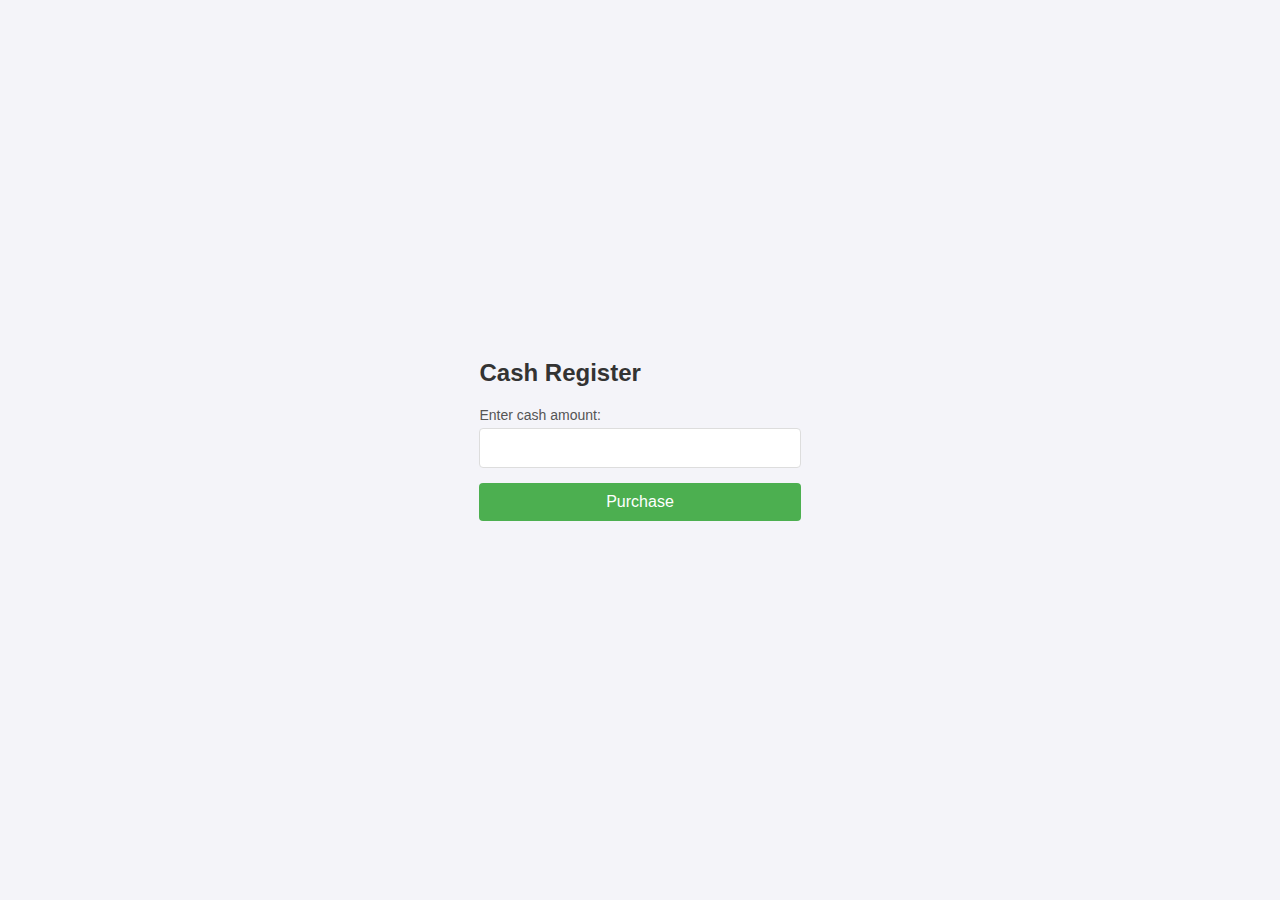
<file: Cash Register/index.html>
<!-- index.html -->
<!DOCTYPE html>
<html lang="en">
<head>
    <meta charset="UTF-8">
    <meta name="viewport" content="width=device-width, initial-scale=1.0">
    <title>Cash Register</title>
    <link rel="stylesheet" href="styles.css">
</head>
<body>
    <div>
        <h1>Cash Register</h1>
        <label for="cash">Enter cash amount: </label>
        <input type="number" id="cash" step="0.01" min="0">
        <button id="purchase-btn">Purchase</button>
        <p id="change-due"></p>
    </div>
    <script src="script.js"></script>
</body>
</html>
</file>
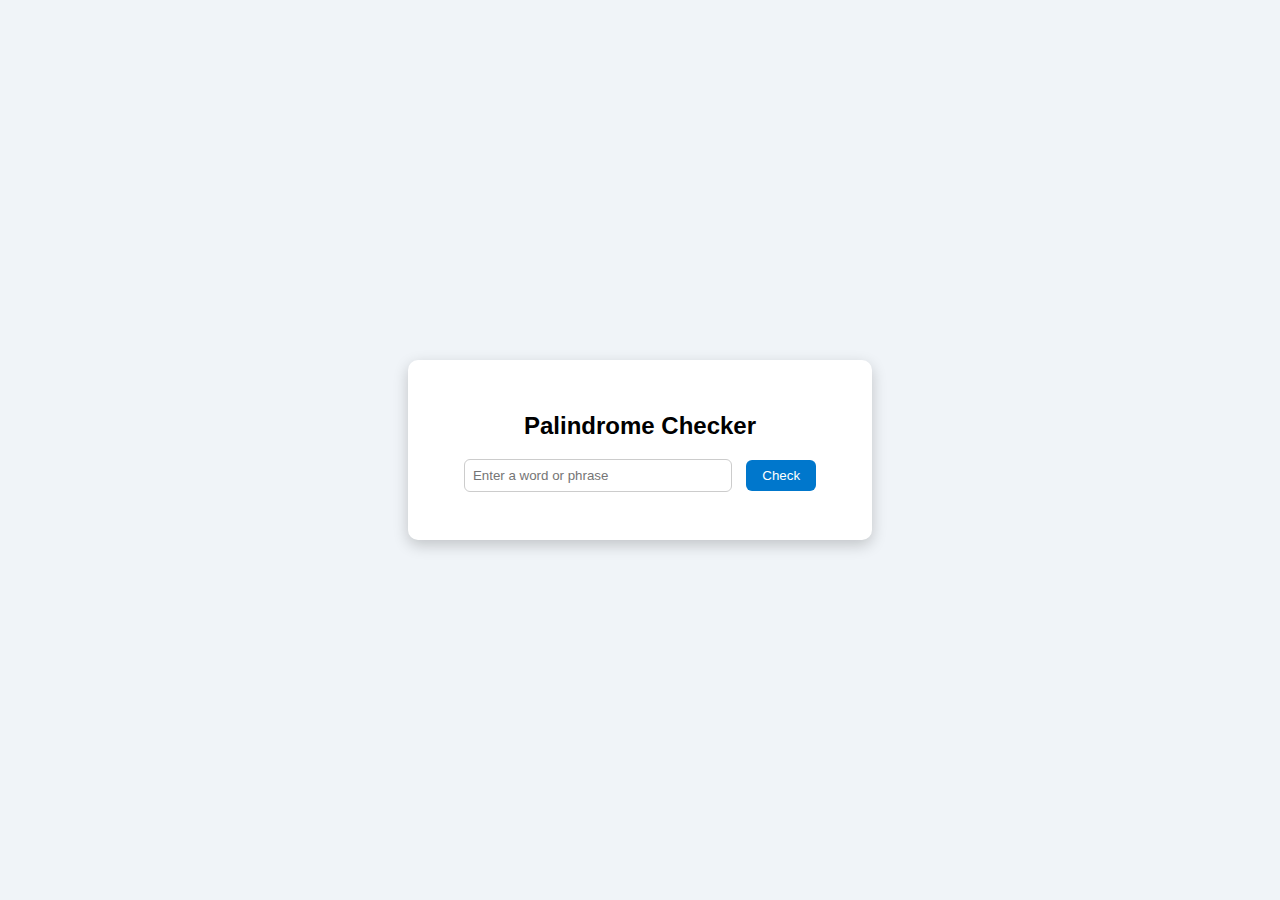
<file: Palindrome Checker/index.html>
<!DOCTYPE html>
<html lang="en">
<head>
  <meta charset="UTF-8" />
  <meta name="viewport" content="width=device-width, initial-scale=1.0"/>
  <title>Palindrome Checker</title>
  <link rel="stylesheet" href="styles.css" />
</head>
<body>
  <div class="container">
    <h2>Palindrome Checker</h2>
    <input id="text-input" type="text" placeholder="Enter a word or phrase" />
    <button id="check-btn">Check</button>
    <p id="result"></p>
  </div>
  
  <script src="script.js"></script>
</body>
</html>
</file>
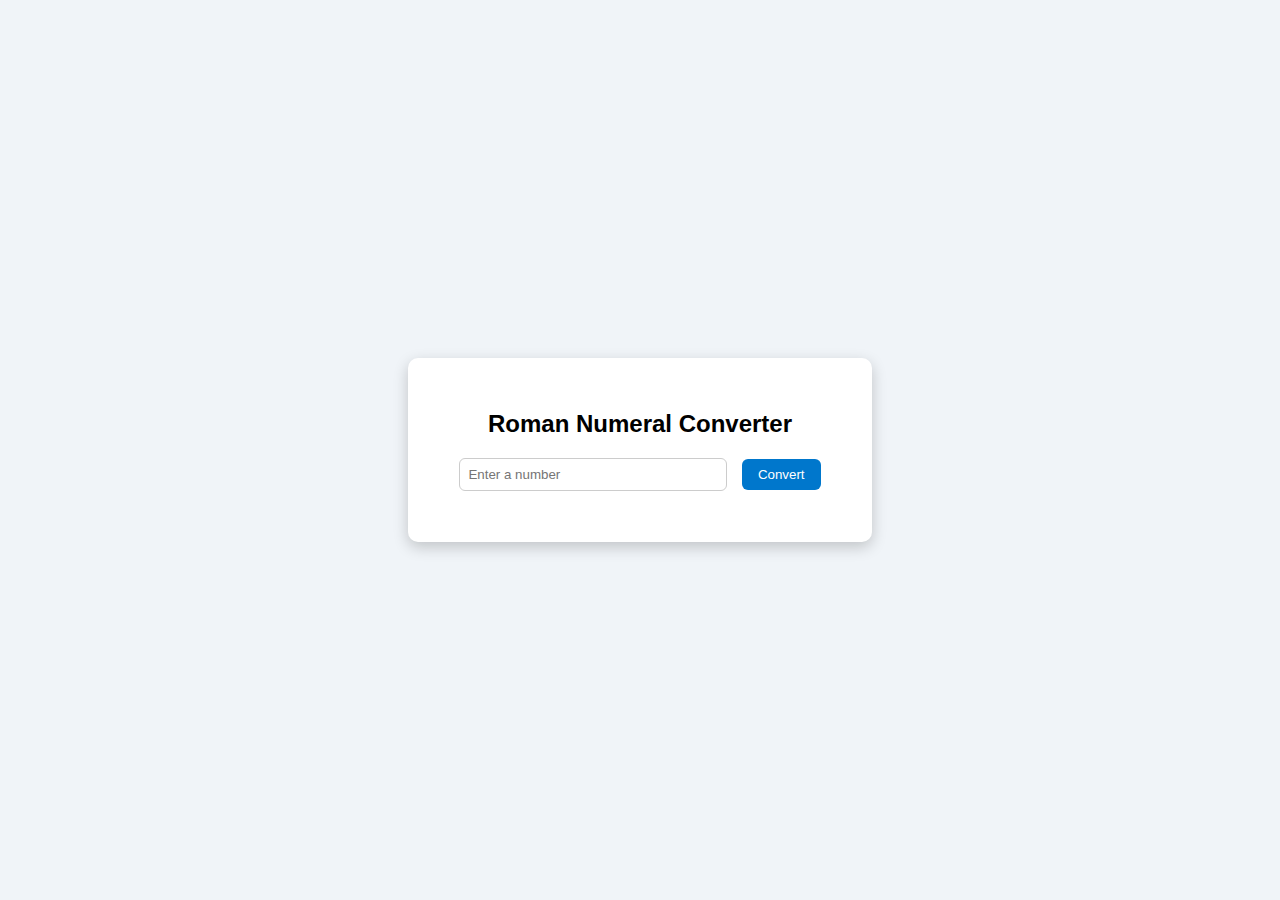
<file: Roman numeral converter/index.html>
<!DOCTYPE html>
<html lang="en">
<head>
  <meta charset="UTF-8">
  <meta name="viewport" content="width=device-width, initial-scale=1">
  <title>Roman Numeral Converter</title>
  <link rel="stylesheet" href="styles.css">
</head>
<body>
  <div class="container">
    <h2>Roman Numeral Converter</h2>
    <input id="number" type="number" placeholder="Enter a number" />
    <button id="convert-btn">Convert</button>
    <p id="output"></p>
  </div>

  <script src="script.js"></script>
</body>
</html>
</file>
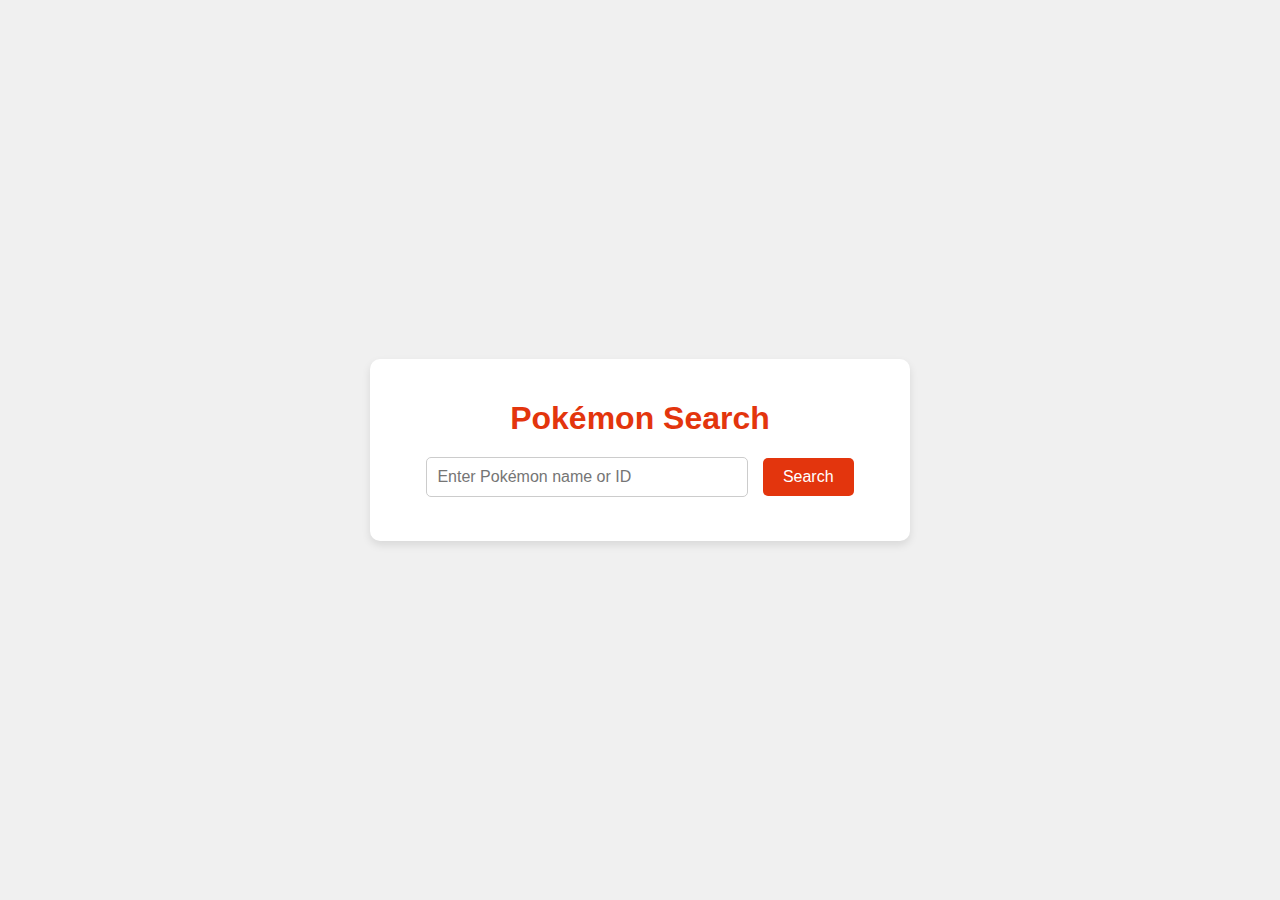
<file: RPG Creature Search App/index.html>
<!DOCTYPE html>
<html lang="en">
<head>
    <meta charset="UTF-8">
    <meta name="viewport" content="width=device-width, initial-scale=1.0">
    <title>Pokémon Search App</title>
    <link rel="stylesheet" href="styles.css">
</head>
<body>
    <div class="container">
        <h1>Pokémon Search</h1>
        <div class="search-bar">
            <input type="text" id="search-input" placeholder="Enter Pokémon name or ID" required>
            <button id="search-button">Search</button>
        </div>
        <div class="pokemon-info">
            <div id="sprite-container"></div>
            <p id="pokemon-name"></p>
            <p id="pokemon-id"></p>
            <p id="weight"></p>
            <p id="height"></p>
            <div id="types"></div>
            <div class="stats">
                <p id="hp"></p>
                <p id="attack"></p>
                <p id="defense"></p>
                <p id="special-attack"></p>
                <p id="special-defense"></p>
                <p id="speed"></p>
            </div>
        </div>
    </div>
    <script src="script.js"></script>
</body>
</html>
</file>
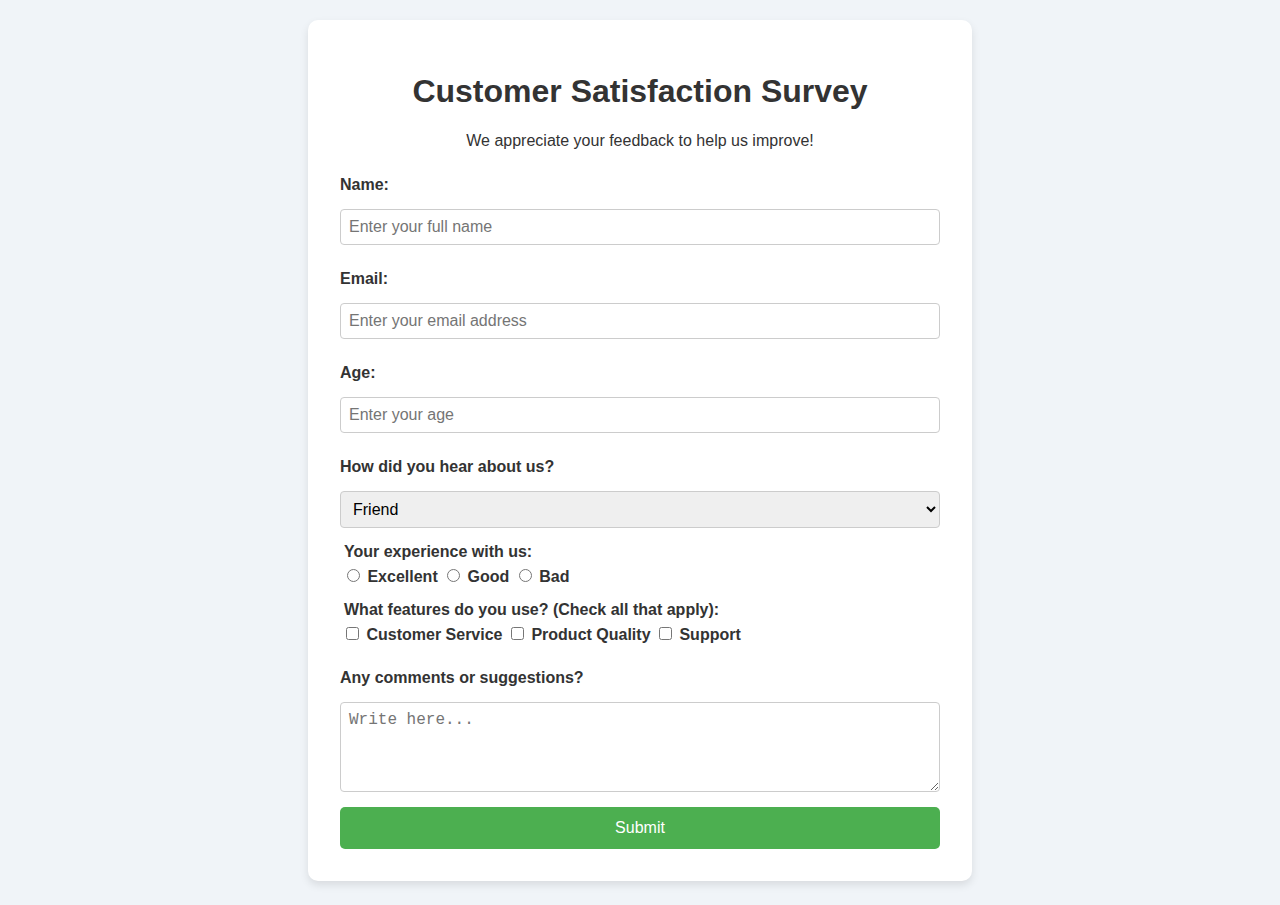
<file: Survey Form/index.html>
<!DOCTYPE html>
<html lang="en">
<head>
  <meta charset="UTF-8" />
  <meta name="viewport" content="width=device-width, initial-scale=1.0"/>
  <title>My Survey Form</title>
  <link rel="stylesheet" href="styles.css" />
</head>
<body>
  <div class="container">
    <h1 id="title">Customer Satisfaction Survey</h1>
    <p id="description">We appreciate your feedback to help us improve!</p>

    <form id="survey-form">
      <label id="name-label" for="name">Name:</label>
      <input type="text" id="name" name="name" required placeholder="Enter your full name" />

      <label id="email-label" for="email">Email:</label>
      <input type="email" id="email" name="email" required placeholder="Enter your email address" />

      <label id="number-label" for="number">Age:</label>
      <input type="number" id="number" name="age" min="18" max="99" placeholder="Enter your age" />

      <label for="dropdown">How did you hear about us?</label>
      <select id="dropdown" name="referral">
        <option value="friend">Friend</option>
        <option value="internet">Internet</option>
        <option value="advertisement">Advertisement</option>
      </select>

      <fieldset>
        <legend>Your experience with us:</legend>
        <label><input type="radio" name="experience" value="excellent" /> Excellent</label>
        <label><input type="radio" name="experience" value="good" /> Good</label>
        <label><input type="radio" name="experience" value="bad" /> Bad</label>
      </fieldset>

      <fieldset>
        <legend>What features do you use? (Check all that apply):</legend>
        <label><input type="checkbox" name="features" value="service" /> Customer Service</label>
        <label><input type="checkbox" name="features" value="product" /> Product Quality</label>
        <label><input type="checkbox" name="features" value="support" /> Support</label>
      </fieldset>

      <label for="comments">Any comments or suggestions?</label>
      <textarea id="comments" name="comments" rows="4" placeholder="Write here..."></textarea>

      <button type="submit" id="submit">Submit</button>
    </form>
  </div>
</body>
</html>
</file>
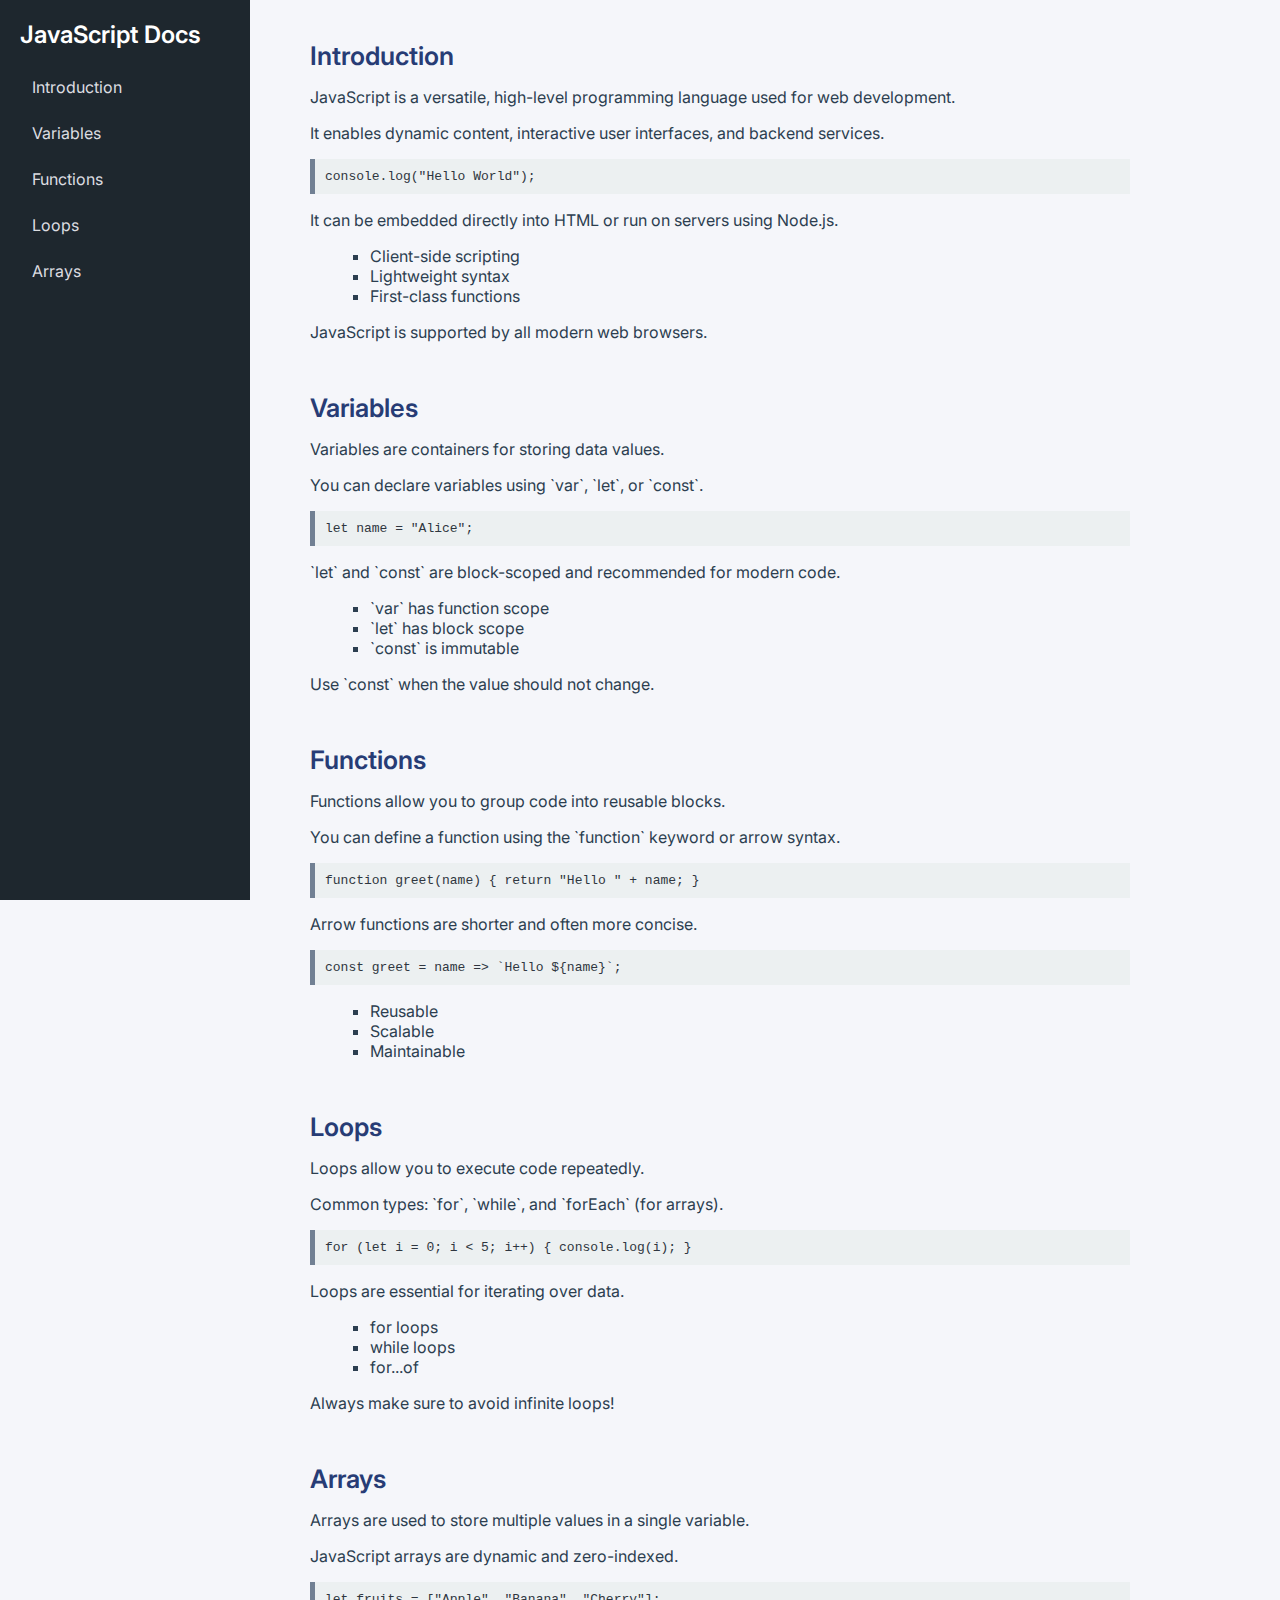
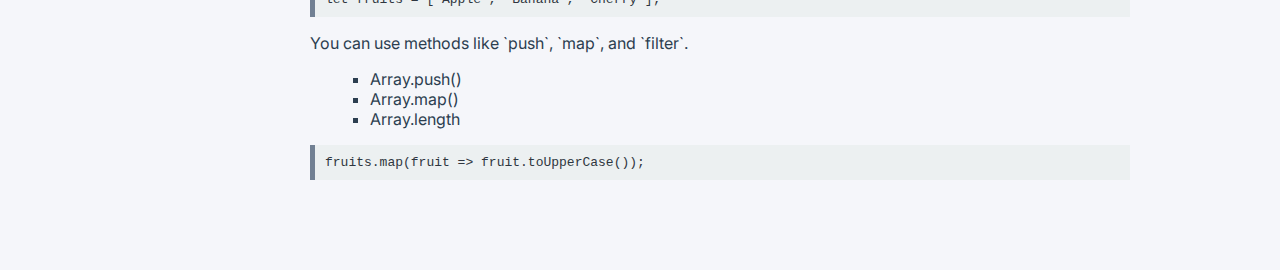
<file: Technical Documentation/index.html>
<!DOCTYPE html>
<html lang="en">
<head>
  <meta charset="UTF-8" />
  <meta name="viewport" content="width=device-width, initial-scale=1.0"/>
  <title>JavaScript Documentation</title>
  <link rel="stylesheet" href="styles.css" />
  <link href="https://fonts.googleapis.com/css2?family=Inter:wght@400;600&display=swap" rel="stylesheet">
</head>
<body>
  <nav id="navbar">
    <header>JavaScript Docs</header>
    <a class="nav-link" href="#Introduction">Introduction</a>
    <a class="nav-link" href="#Variables">Variables</a>
    <a class="nav-link" href="#Functions">Functions</a>
    <a class="nav-link" href="#Loops">Loops</a>
    <a class="nav-link" href="#Arrays">Arrays</a>
  </nav>

  <main id="main-doc">
    <section class="main-section" id="Introduction">
      <header>Introduction</header>
      <p>JavaScript is a versatile, high-level programming language used for web development.</p>
      <p>It enables dynamic content, interactive user interfaces, and backend services.</p>
      <code>console.log("Hello World");</code>
      <p>It can be embedded directly into HTML or run on servers using Node.js.</p>
      <ul>
        <li>Client-side scripting</li>
        <li>Lightweight syntax</li>
        <li>First-class functions</li>
      </ul>
      <p>JavaScript is supported by all modern web browsers.</p>
    </section>

    <section class="main-section" id="Variables">
      <header>Variables</header>
      <p>Variables are containers for storing data values.</p>
      <p>You can declare variables using `var`, `let`, or `const`.</p>
      <code>let name = "Alice";</code>
      <p>`let` and `const` are block-scoped and recommended for modern code.</p>
      <ul>
        <li>`var` has function scope</li>
        <li>`let` has block scope</li>
        <li>`const` is immutable</li>
      </ul>
      <p>Use `const` when the value should not change.</p>
    </section>

    <section class="main-section" id="Functions">
      <header>Functions</header>
      <p>Functions allow you to group code into reusable blocks.</p>
      <p>You can define a function using the `function` keyword or arrow syntax.</p>
      <code>function greet(name) { return "Hello " + name; }</code>
      <p>Arrow functions are shorter and often more concise.</p>
      <code>const greet = name => `Hello ${name}`;</code>
      <ul>
        <li>Reusable</li>
        <li>Scalable</li>
        <li>Maintainable</li>
      </ul>
    </section>

    <section class="main-section" id="Loops">
      <header>Loops</header>
      <p>Loops allow you to execute code repeatedly.</p>
      <p>Common types: `for`, `while`, and `forEach` (for arrays).</p>
      <code>for (let i = 0; i < 5; i++) { console.log(i); }</code>
      <p>Loops are essential for iterating over data.</p>
      <ul>
        <li>for loops</li>
        <li>while loops</li>
        <li>for...of</li>
      </ul>
      <p>Always make sure to avoid infinite loops!</p>
    </section>

    <section class="main-section" id="Arrays">
      <header>Arrays</header>
      <p>Arrays are used to store multiple values in a single variable.</p>
      <p>JavaScript arrays are dynamic and zero-indexed.</p>
      <code>let fruits = ["Apple", "Banana", "Cherry"];</code>
      <p>You can use methods like `push`, `map`, and `filter`.</p>
      <ul>
        <li>Array.push()</li>
        <li>Array.map()</li>
        <li>Array.length</li>
      </ul>
      <code>fruits.map(fruit => fruit.toUpperCase());</code>
    </section>
  </main>
</body>
</html>
</file>
<file: Cash Register/styles.css>
/* Réinitialisation des marges et des espacements par défaut */
* {
    margin: 0;
    padding: 0;
    box-sizing: border-box;
  }
  
  /* Style général du corps de la page */
  body {
    font-family: Arial, sans-serif;
    background-color: #f4f4f9;
    display: flex;
    justify-content: center;
    align-items: center;
    height: 100vh;
  }
  
  /* Conteneur principal de l'application */
  #app {
    background-color: #fff;
    padding: 20px;
    border-radius: 8px;
    box-shadow: 0 4px 8px rgba(0, 0, 0, 0.1);
    width: 300px;
    text-align: center;
  }
  
  /* Style du titre */
  h1 {
    font-size: 24px;
    margin-bottom: 20px;
    color: #333;
  }
  
  /* Style des étiquettes des champs */
  label {
    display: block;
    margin-top: 10px;
    font-size: 14px;
    color: #555;
  }
  
  /* Style des champs de saisie */
  input {
    width: 100%;
    padding: 10px;
    margin-top: 5px;
    font-size: 16px;
    border: 1px solid #ddd;
    border-radius: 4px;
    margin-bottom: 15px;
  }
  
  /* Style du bouton d'achat */
  #purchase-btn {
    width: 100%;
    padding: 10px;
    font-size: 16px;
    background-color: #4CAF50;
    color: #fff;
    border: none;
    border-radius: 4px;
    cursor: pointer;
    transition: background-color 0.3s;
  }
  
  #purchase-btn:hover {
    background-color: #45a049;
  }
  
  /* Style de la zone d'affichage du changement dû */
  #change-due {
    margin-top: 20px;
    font-size: 16px;
    color: #333;
    white-space: pre-wrap; /* Permet l'affichage du texte sur plusieurs lignes */
  }
  
  /* Styles pour les messages d'état */
  #change-due.Status\:INSUFFICIENT_FUNDS {
    color: red;
  }
  
  #change-due.Status\:CLOSED {
    color: green;
  }
  
  #change-due.Status\:OPEN {
    color: blue;
  }
</file>
<file: Palindrome Checker/styles.css>
body {
    font-family: Arial, sans-serif;
    background: #f0f4f8;
    display: flex;
    justify-content: center;
    align-items: center;
    height: 100vh;
    margin: 0;
  }
  
  .container {
    background: white;
    padding: 2rem;
    border-radius: 10px;
    box-shadow: 0 5px 15px rgba(0, 0, 0, 0.2);
    text-align: center;
    max-width: 400px;
    width: 100%;
  }
  
  input {
    padding: 0.5rem;
    width: 250px;
    margin-right: 10px;
    border: 1px solid #ccc;
    border-radius: 6px;
  }
  
  button {
    padding: 0.5rem 1rem;
    background-color: #0077cc;
    color: white;
    border: none;
    border-radius: 6px;
    cursor: pointer;
  }
  
  button:hover {
    background-color: #005fa3;
  }
  
  #result {
    margin-top: 1rem;
    font-weight: bold;
  }
</file>
<file: Roman numeral converter/styles.css>
body {
    font-family: Arial, sans-serif;
    background-color: #f0f4f8;
    margin: 0;
    padding: 0;
    display: flex;
    justify-content: center;
    align-items: center;
    height: 100vh;
  }
  
  .container {
    background: white;
    padding: 2rem;
    border-radius: 10px;
    box-shadow: 0 5px 15px rgba(0, 0, 0, 0.2);
    text-align: center;
    max-width: 400px;
    width: 90%;
  }
  
  input {
    padding: 0.5rem;
    width: 250px;
    margin-right: 10px;
    border: 1px solid #ccc;
    border-radius: 6px;
  }
  
  button {
    padding: 0.5rem 1rem;
    background-color: #0077cc;
    color: white;
    border: none;
    border-radius: 6px;
    cursor: pointer;
  }
  
  button:hover {
    background-color: #005fa3;
  }
  
  #output {
    margin-top: 1rem;
    font-size: 1.2rem;
    font-weight: bold;
  }
</file>
<file: RPG Creature Search App/styles.css>
body {
    font-family: Arial, sans-serif;
    background-color: #f0f0f0;
    display: flex;
    justify-content: center;
    align-items: center;
    min-height: 100vh;
    margin: 0;
}

.container {
    background-color: white;
    padding: 20px;
    border-radius: 10px;
    box-shadow: 0 4px 8px rgba(0, 0, 0, 0.1);
    text-align: center;
    width: 90%;
    max-width: 500px;
}

h1 {
    color: #e3350d;
    margin-bottom: 20px;
}

.search-bar {
    margin-bottom: 20px;
}

#search-input {
    padding: 10px;
    width: 60%;
    font-size: 1em;
    border: 1px solid #ccc;
    border-radius: 5px;
}

#search-button {
    padding: 10px 20px;
    font-size: 1em;
    background-color: #e3350d;
    color: white;
    border: none;
    border-radius: 5px;
    cursor: pointer;
    margin-left: 10px;
}

#search-button:hover {
    background-color: #cc2e0c;
}

.pokemon-info {
    text-align: left;
}

#sprite {
    width: 150px;
    height: 150px;
    margin: 10px auto;
    display: block;
}

#pokemon-name {
    font-size: 1.5em;
    font-weight: bold;
    color: #333;
}

#pokemon-id, #weight, #height {
    color: #555;
}

#types {
    margin: 10px 0;
}

#types span {
    display: inline-block;
    padding: 5px 10px;
    margin: 5px;
    background-color: #e3350d;
    color: white;
    border-radius: 5px;
    text-transform: uppercase;
}

.stats p {
    margin: 5px 0;
    color: #333;
}
</file>
<file: Survey Form/styles.css>
body {
  font-family: Arial, sans-serif;
  background: #f0f4f8;
  color: #333;
  margin: 0;
  padding: 20px;
}

.container {
  max-width: 600px;
  margin: auto;
  background: white;
  padding: 2rem;
  border-radius: 10px;
  box-shadow: 0 4px 8px rgba(0,0,0,0.1);
}

h1, p {
  text-align: center;
}

form {
  display: flex;
  flex-direction: column;
  gap: 15px;
}

label {
  font-weight: bold;
  margin-top: 10px;
}

input, select, textarea {
  padding: 8px;
  border: 1px solid #ccc;
  border-radius: 4px;
  font-size: 1rem;
}

fieldset {
  border: none;
  padding: 0;
}

legend {
  font-weight: bold;
  margin-bottom: 5px;
}

button {
  background-color: #4CAF50;
  color: white;
  padding: 12px;
  border: none;
  border-radius: 5px;
  font-size: 1rem;
  cursor: pointer;
}

button:hover {
  background-color: #45a049;
}
</file>
<file: Technical Documentation/styles.css>
* {
  box-sizing: border-box;
}

body {
  font-family: 'Inter', sans-serif;
  margin: 0;
  background-color: #f5f6fa;
  color: #2c3e50;
}

#navbar {
  position: fixed;
  top: 0;
  left: 0;
  width: 250px;
  height: 100%;
  background-color: #1e272e;
  padding: 20px;
  overflow-y: auto;
  color: white;
}

#navbar header {
  font-size: 1.5rem;
  font-weight: 600;
  margin-bottom: 20px;
}

.nav-link {
  display: block;
  color: #dcdde1;
  text-decoration: none;
  margin: 10px 0;
  padding: 8px 12px;
  border-radius: 6px;
  transition: background-color 0.3s;
}

.nav-link:hover {
  background-color: #485460;
}

#main-doc {
  margin-left: 270px;
  padding: 40px;
  max-width: 900px;
}

.main-section {
  margin-bottom: 50px;
}

.main-section header {
  font-size: 1.6rem;
  font-weight: 600;
  margin-bottom: 15px;
  color: #273c75;
}

code {
  display: block;
  background: #ecf0f1;
  padding: 10px;
  margin: 10px 0;
  border-left: 5px solid #718093;
  font-family: monospace;
  color: #2f3640;
}

ul {
  margin-left: 20px;
  list-style: square;
}

@media (max-width: 768px) {
  #navbar {
    position: relative;
    width: 100%;
    height: auto;
  }

  #main-doc {
    margin-left: 0;
    padding: 20px;
  }
}
</file>
